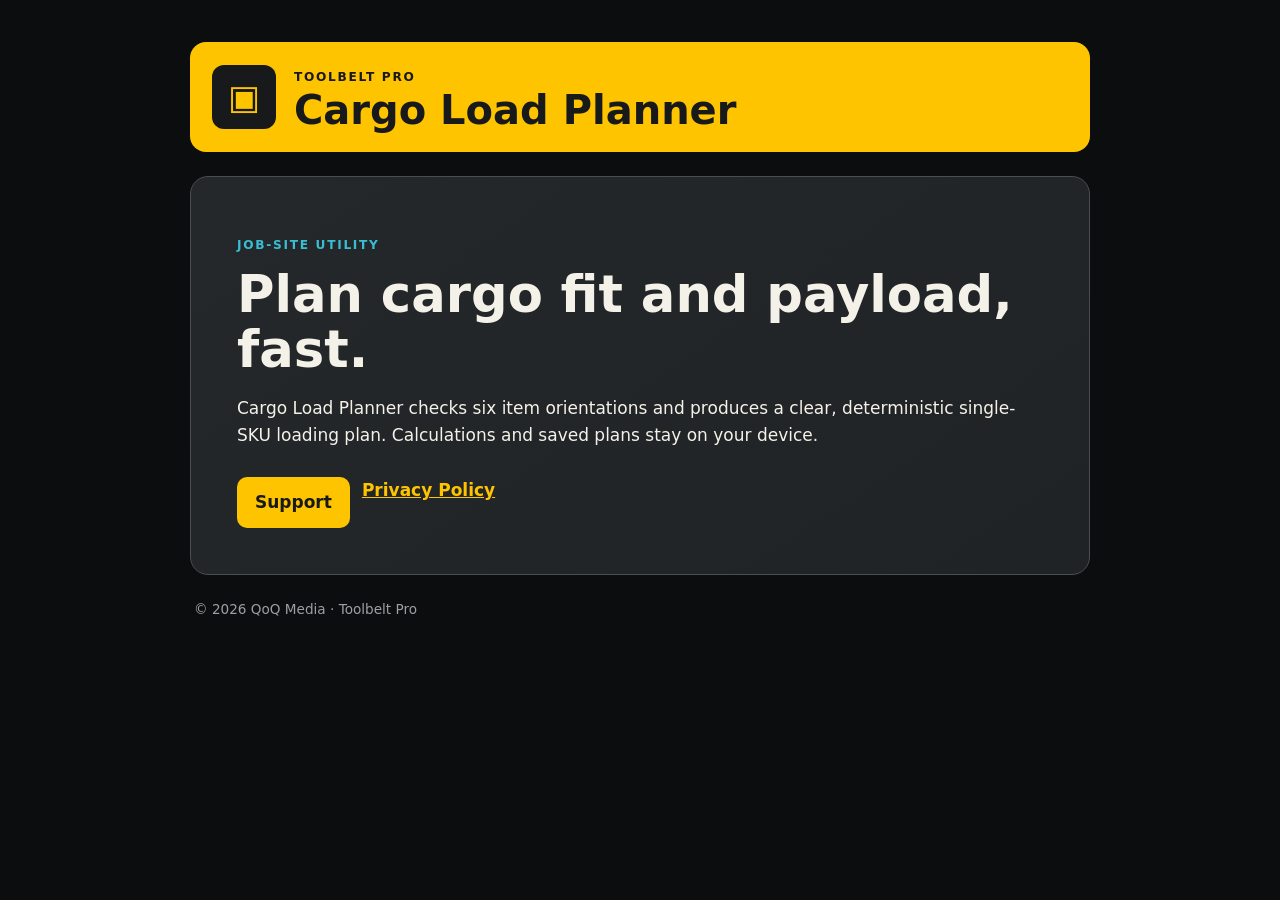
<file: index.html>
<!doctype html>
<html lang="en">
<head>
  <meta charset="utf-8">
  <meta name="viewport" content="width=device-width, initial-scale=1">
  <title>Toolbelt Pro — Cargo Load Planner</title>
  <meta name="description" content="Official temporary support and privacy pages for Cargo Load Planner by Toolbelt Pro.">
  <link rel="stylesheet" href="styles.css">
</head>
<body>
  <main>
    <header class="brand">
      <div class="mark">▣</div>
      <div><span>TOOLBELT PRO</span><h1>Cargo Load Planner</h1></div>
    </header>
    <section class="panel">
      <p class="eyebrow">JOB-SITE UTILITY</p>
      <h2>Plan cargo fit and payload, fast.</h2>
      <p>Cargo Load Planner checks six item orientations and produces a clear, deterministic single-SKU loading plan. Calculations and saved plans stay on your device.</p>
      <nav>
        <a class="primary" href="support.html">Support</a>
        <a href="privacy.html">Privacy Policy</a>
      </nav>
    </section>
    <footer>© 2026 QoQ Media · Toolbelt Pro</footer>
  </main>
</body>
</html>
</file>
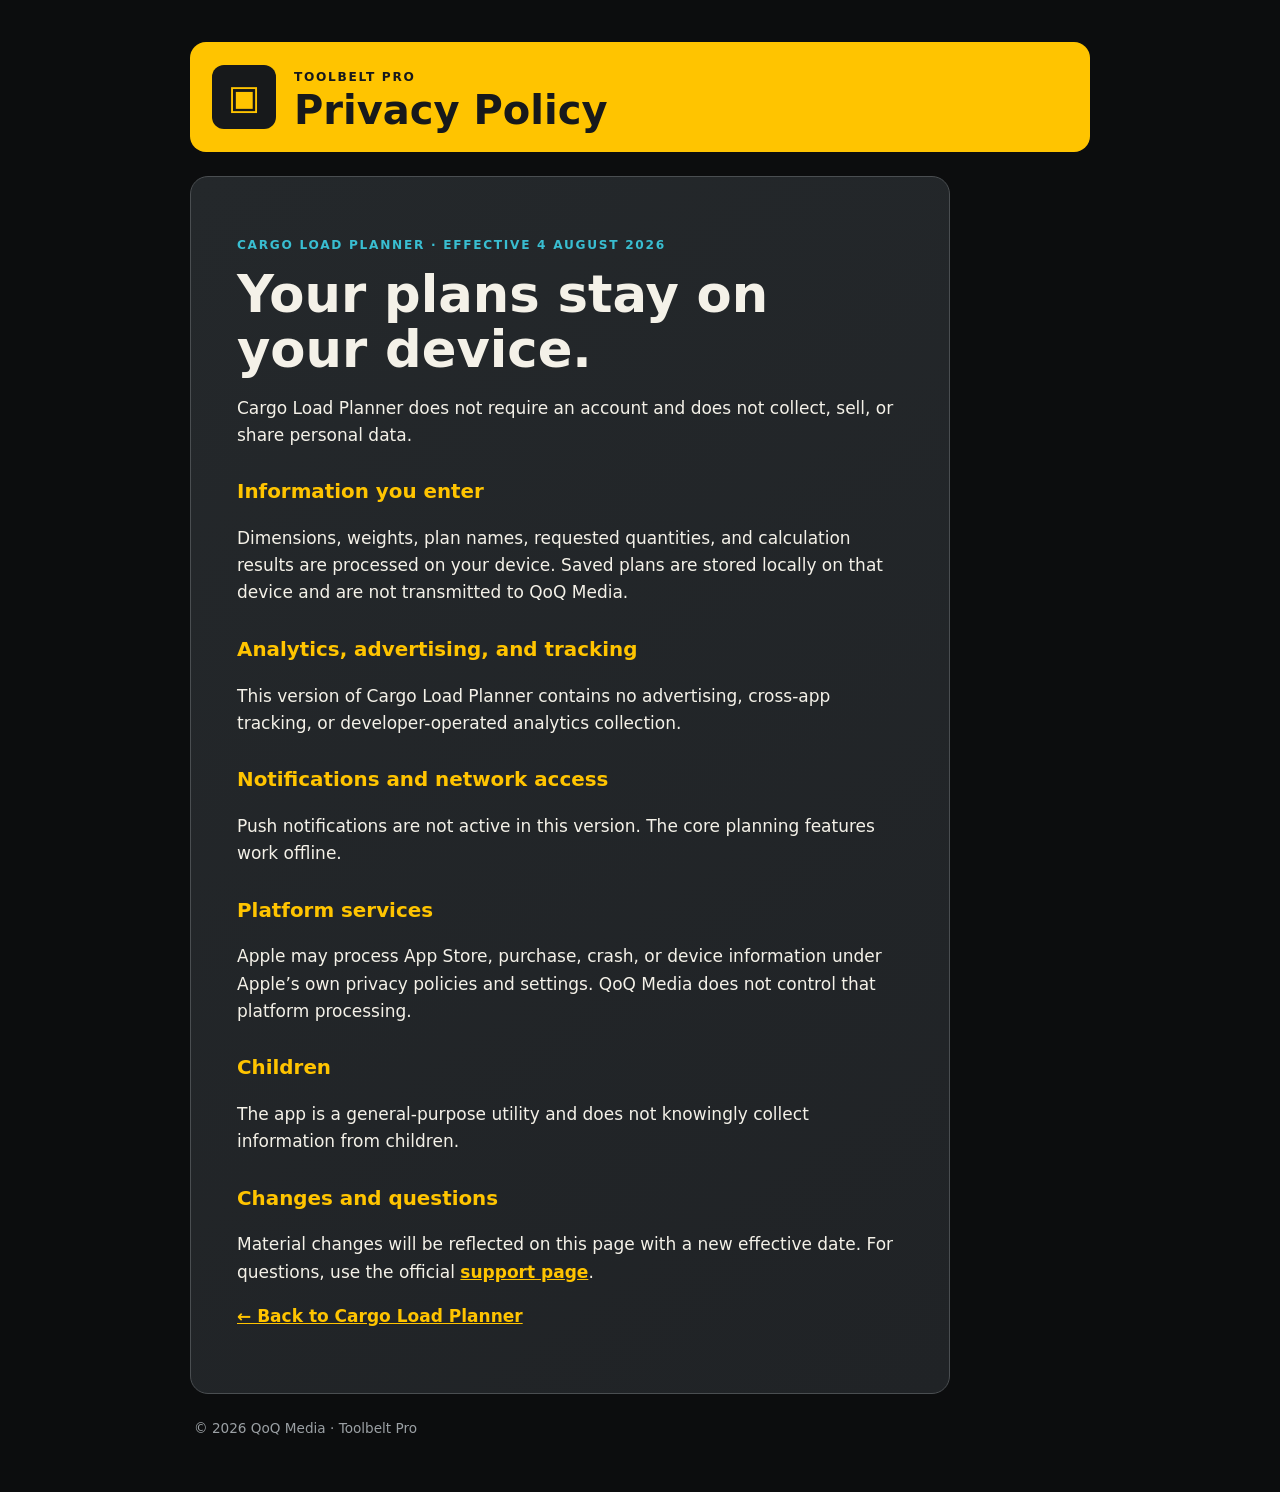
<file: privacy.html>
<!doctype html>
<html lang="en">
<head>
  <meta charset="utf-8">
  <meta name="viewport" content="width=device-width, initial-scale=1">
  <title>Privacy Policy — Cargo Load Planner</title>
  <link rel="stylesheet" href="styles.css">
</head>
<body>
  <main>
    <header class="brand"><div class="mark">▣</div><div><span>TOOLBELT PRO</span><h1>Privacy Policy</h1></div></header>
    <article class="panel prose">
      <p class="eyebrow">CARGO LOAD PLANNER · EFFECTIVE 4 AUGUST 2026</p>
      <h2>Your plans stay on your device.</h2>
      <p>Cargo Load Planner does not require an account and does not collect, sell, or share personal data.</p>
      <h3>Information you enter</h3>
      <p>Dimensions, weights, plan names, requested quantities, and calculation results are processed on your device. Saved plans are stored locally on that device and are not transmitted to QoQ Media.</p>
      <h3>Analytics, advertising, and tracking</h3>
      <p>This version of Cargo Load Planner contains no advertising, cross-app tracking, or developer-operated analytics collection.</p>
      <h3>Notifications and network access</h3>
      <p>Push notifications are not active in this version. The core planning features work offline.</p>
      <h3>Platform services</h3>
      <p>Apple may process App Store, purchase, crash, or device information under Apple’s own privacy policies and settings. QoQ Media does not control that platform processing.</p>
      <h3>Children</h3>
      <p>The app is a general-purpose utility and does not knowingly collect information from children.</p>
      <h3>Changes and questions</h3>
      <p>Material changes will be reflected on this page with a new effective date. For questions, use the official <a href="support.html">support page</a>.</p>
      <p><a href="index.html">← Back to Cargo Load Planner</a></p>
    </article>
    <footer>© 2026 QoQ Media · Toolbelt Pro</footer>
  </main>
</body>
</html>
</file>
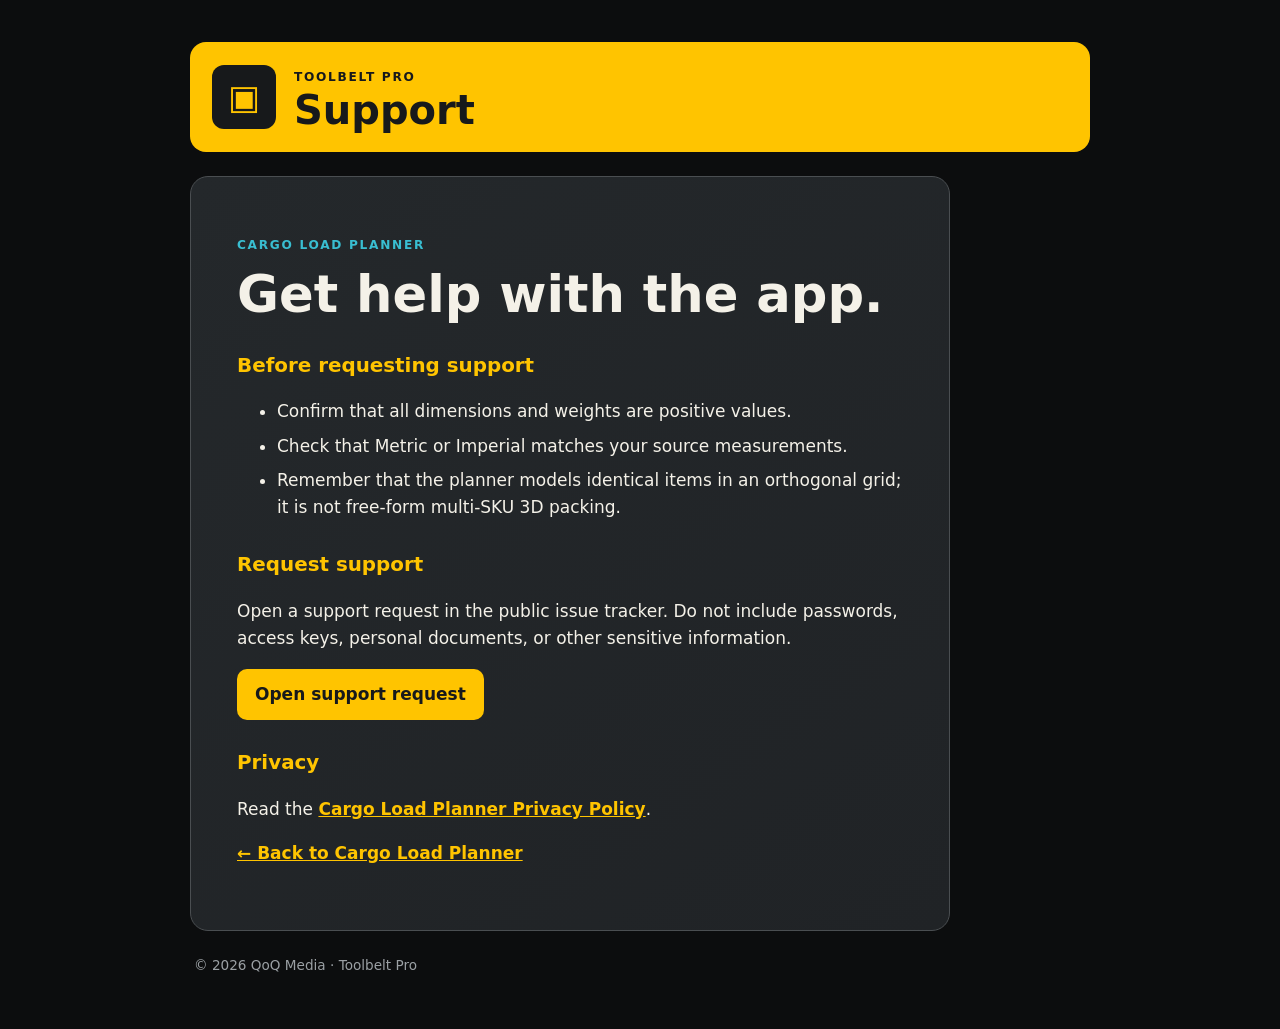
<file: support.html>
<!doctype html>
<html lang="en">
<head>
  <meta charset="utf-8">
  <meta name="viewport" content="width=device-width, initial-scale=1">
  <title>Support — Cargo Load Planner</title>
  <link rel="stylesheet" href="styles.css">
</head>
<body>
  <main>
    <header class="brand"><div class="mark">▣</div><div><span>TOOLBELT PRO</span><h1>Support</h1></div></header>
    <article class="panel prose">
      <p class="eyebrow">CARGO LOAD PLANNER</p>
      <h2>Get help with the app.</h2>
      <h3>Before requesting support</h3>
      <ul>
        <li>Confirm that all dimensions and weights are positive values.</li>
        <li>Check that Metric or Imperial matches your source measurements.</li>
        <li>Remember that the planner models identical items in an orthogonal grid; it is not free-form multi-SKU 3D packing.</li>
      </ul>
      <h3>Request support</h3>
      <p>Open a support request in the public issue tracker. Do not include passwords, access keys, personal documents, or other sensitive information.</p>
      <p><a class="primary" href="https://github.com/mellevanderkolk/toolbelt-pro-app-support/issues/new">Open support request</a></p>
      <h3>Privacy</h3>
      <p>Read the <a href="privacy.html">Cargo Load Planner Privacy Policy</a>.</p>
      <p><a href="index.html">← Back to Cargo Load Planner</a></p>
    </article>
    <footer>© 2026 QoQ Media · Toolbelt Pro</footer>
  </main>
</body>
</html>
</file>
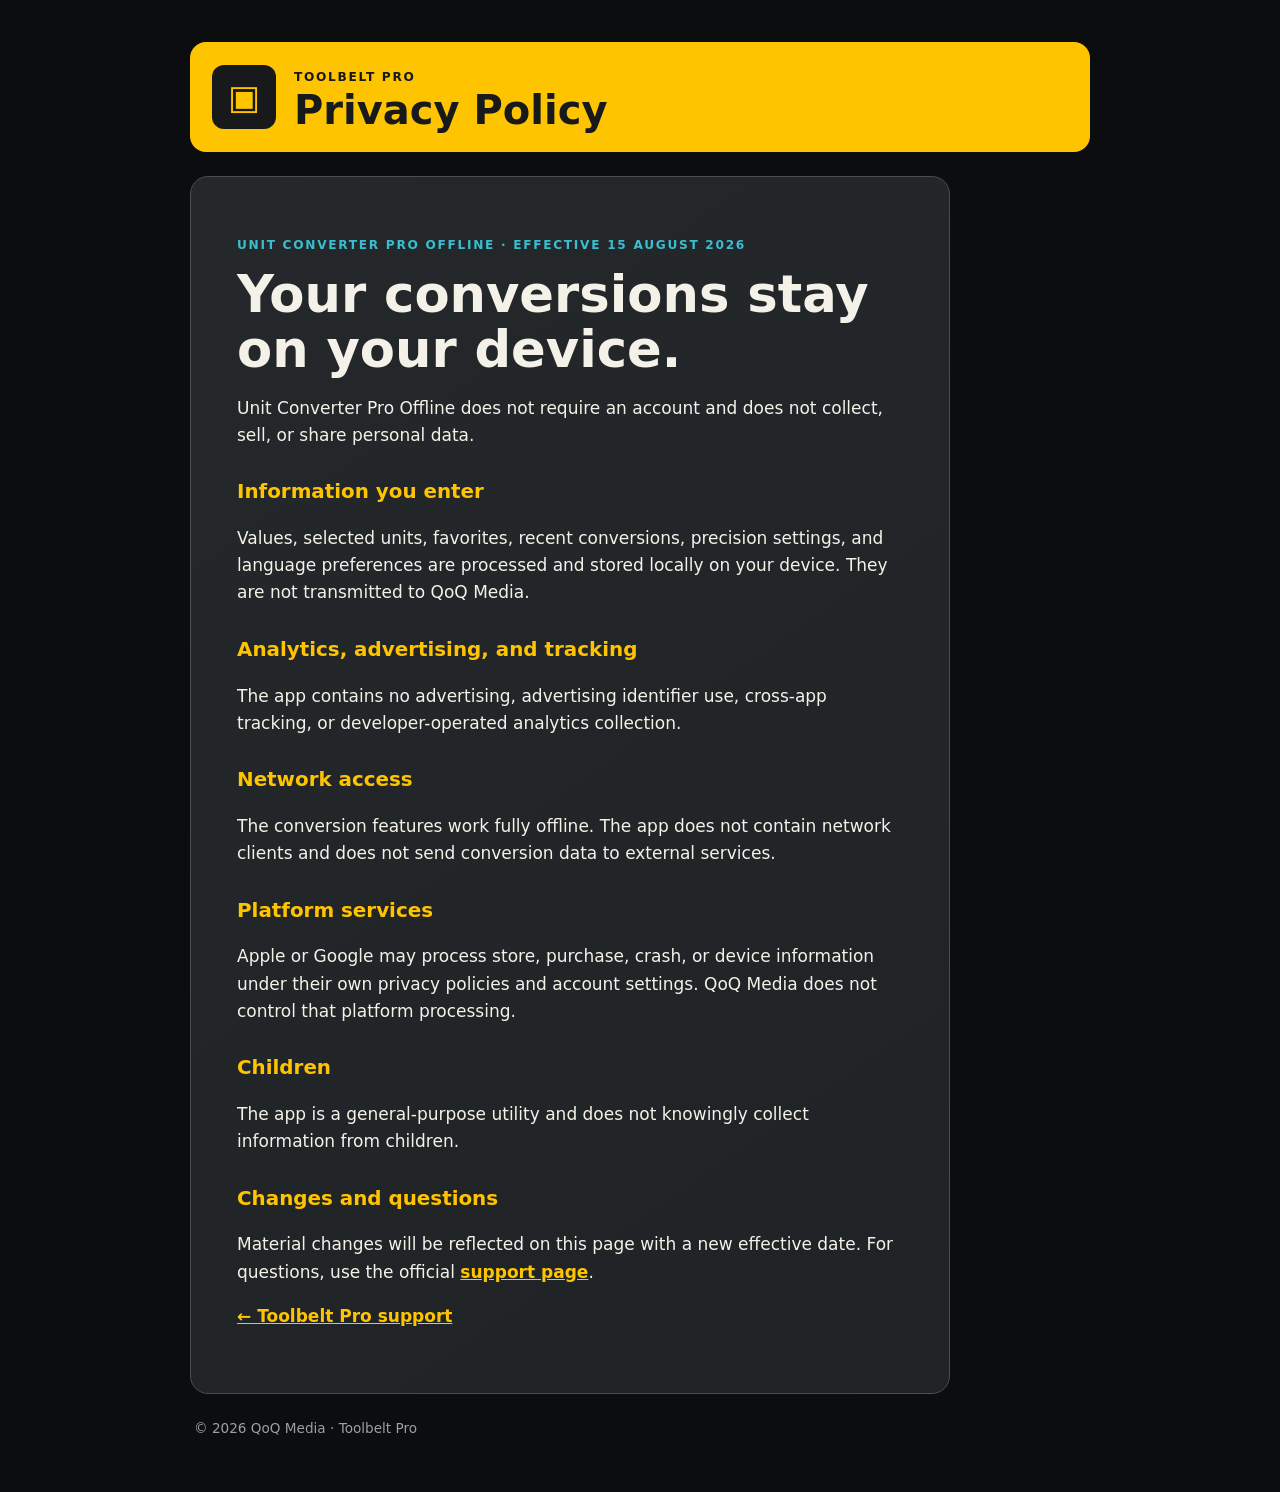
<file: unit-converter-pro-offline/privacy.html>
<!doctype html>
<html lang="en">
<head>
  <meta charset="utf-8">
  <meta name="viewport" content="width=device-width, initial-scale=1">
  <title>Privacy Policy — Unit Converter Pro Offline</title>
  <link rel="stylesheet" href="../styles.css">
</head>
<body>
  <main>
    <header class="brand"><div class="mark">▣</div><div><span>TOOLBELT PRO</span><h1>Privacy Policy</h1></div></header>
    <article class="panel prose">
      <p class="eyebrow">UNIT CONVERTER PRO OFFLINE · EFFECTIVE 15 AUGUST 2026</p>
      <h2>Your conversions stay on your device.</h2>
      <p>Unit Converter Pro Offline does not require an account and does not collect, sell, or share personal data.</p>
      <h3>Information you enter</h3>
      <p>Values, selected units, favorites, recent conversions, precision settings, and language preferences are processed and stored locally on your device. They are not transmitted to QoQ Media.</p>
      <h3>Analytics, advertising, and tracking</h3>
      <p>The app contains no advertising, advertising identifier use, cross-app tracking, or developer-operated analytics collection.</p>
      <h3>Network access</h3>
      <p>The conversion features work fully offline. The app does not contain network clients and does not send conversion data to external services.</p>
      <h3>Platform services</h3>
      <p>Apple or Google may process store, purchase, crash, or device information under their own privacy policies and account settings. QoQ Media does not control that platform processing.</p>
      <h3>Children</h3>
      <p>The app is a general-purpose utility and does not knowingly collect information from children.</p>
      <h3>Changes and questions</h3>
      <p>Material changes will be reflected on this page with a new effective date. For questions, use the official <a href="../support.html">support page</a>.</p>
      <p><a href="../index.html">← Toolbelt Pro support</a></p>
    </article>
    <footer>© 2026 QoQ Media · Toolbelt Pro</footer>
  </main>
</body>
</html>
</file>
<file: styles.css>
:root { color-scheme: dark; --yellow:#ffc400; --ink:#0c0d0e; --panel:#202326; --paper:#f4f1e8; --steel:#9ba0a4; --cyan:#39bed1; }
* { box-sizing: border-box; }
body { margin:0; background:var(--ink); color:var(--paper); font:17px/1.6 system-ui,-apple-system,BlinkMacSystemFont,"Segoe UI",sans-serif; }
main { width:min(900px,calc(100% - 32px)); margin:0 auto; padding:42px 0 28px; }
.brand { display:flex; gap:18px; align-items:center; padding:20px 22px; color:#17191b; background:var(--yellow); border-radius:16px; }
.brand .mark { display:grid; place-items:center; width:64px; height:64px; background:#17191b; color:var(--yellow); border-radius:12px; font-size:34px; font-weight:900; }
.brand span,.eyebrow { font-weight:900; letter-spacing:.14em; font-size:.76rem; }
h1 { margin:0; font-size:clamp(1.55rem,5vw,2.5rem); line-height:1.08; }
h2 { margin:.2rem 0 1rem; font-size:clamp(1.8rem,5vw,3.2rem); line-height:1.08; }
h3 { margin:1.7rem 0 .35rem; color:var(--yellow); }
.panel { margin-top:24px; padding:clamp(22px,5vw,46px); background:linear-gradient(145deg,#24282b,var(--panel)); border:1px solid #4a4e51; border-radius:18px; }
.eyebrow { color:var(--cyan); }
nav { display:flex; flex-wrap:wrap; gap:12px; margin-top:28px; }
a { color:var(--yellow); font-weight:750; }
a.primary { display:inline-block; padding:12px 18px; color:#17191b; background:var(--yellow); border-radius:10px; text-decoration:none; }
.prose { max-width:760px; }
li { margin:.45rem 0; }
footer { padding:24px 4px; color:var(--steel); font-size:.85rem; }
@media (max-width:540px) { .brand { align-items:flex-start; } .brand .mark { width:52px; height:52px; flex:0 0 52px; } }
</file>
